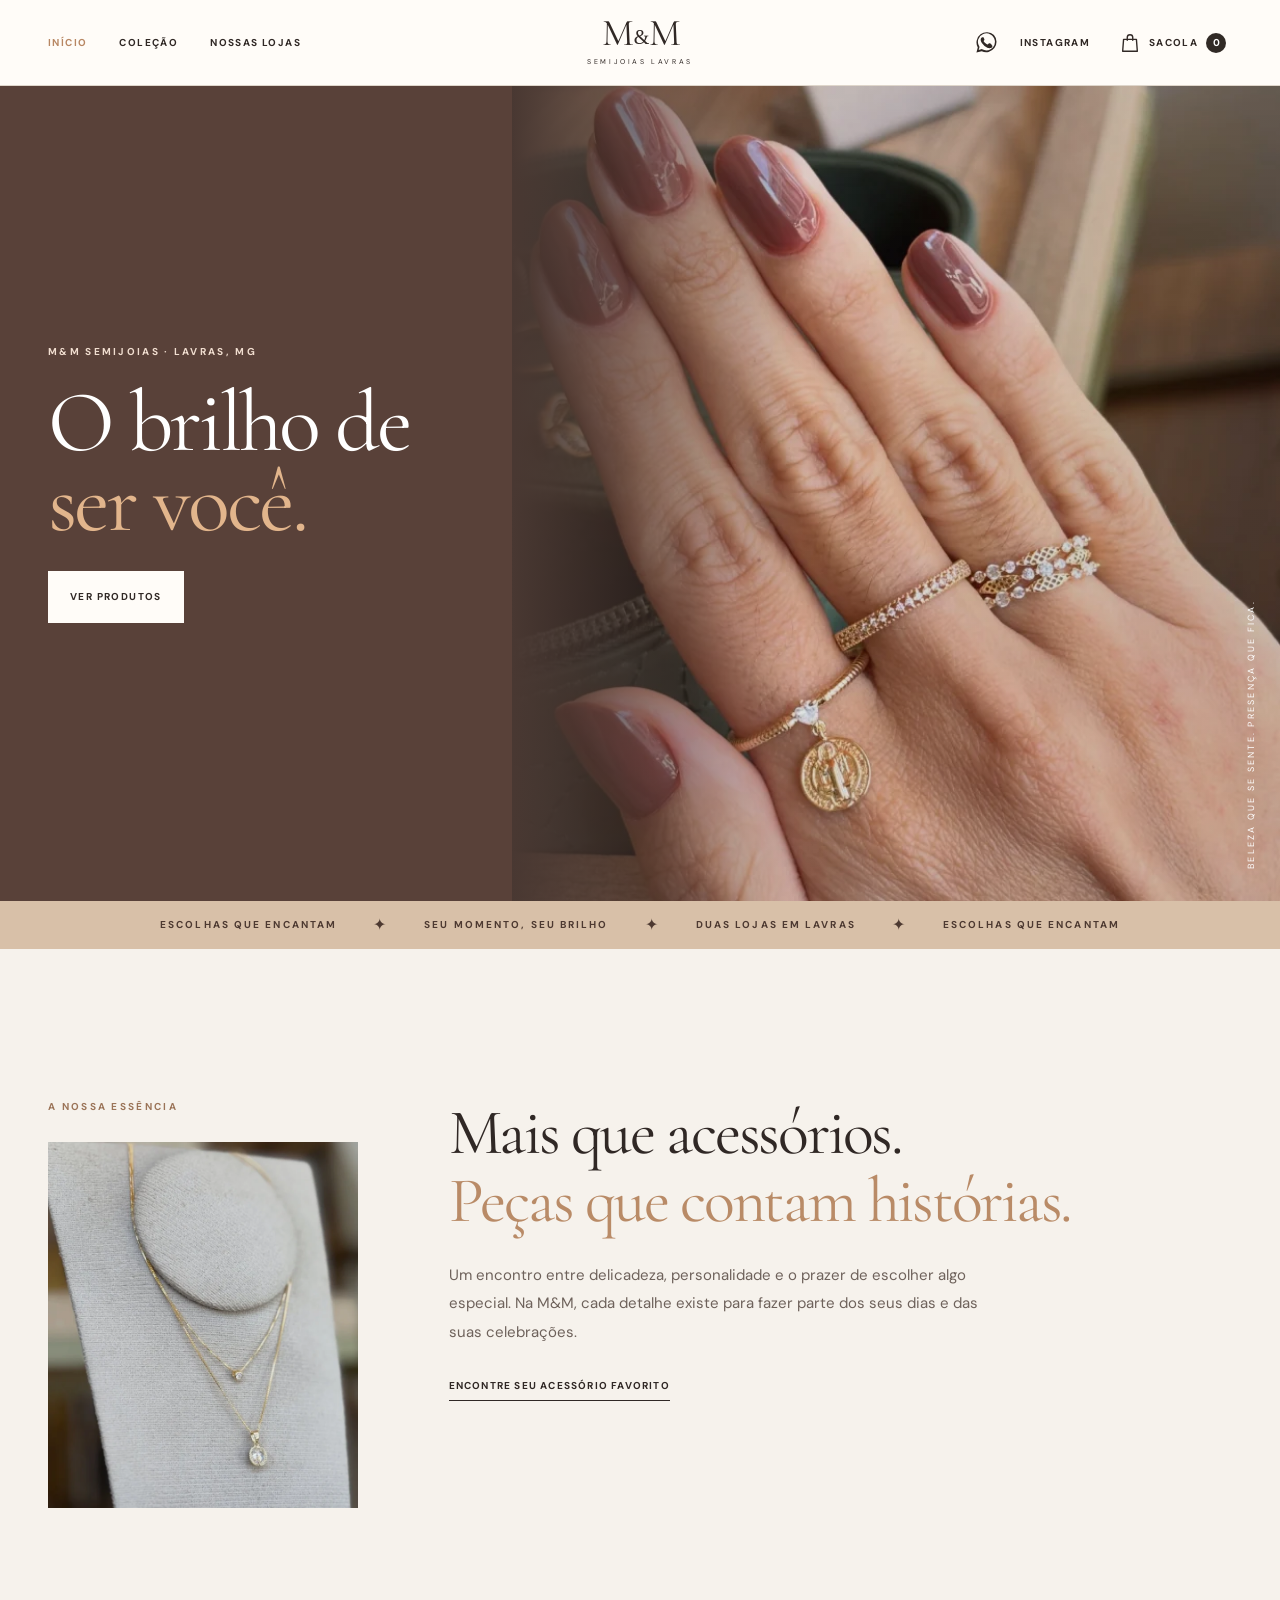
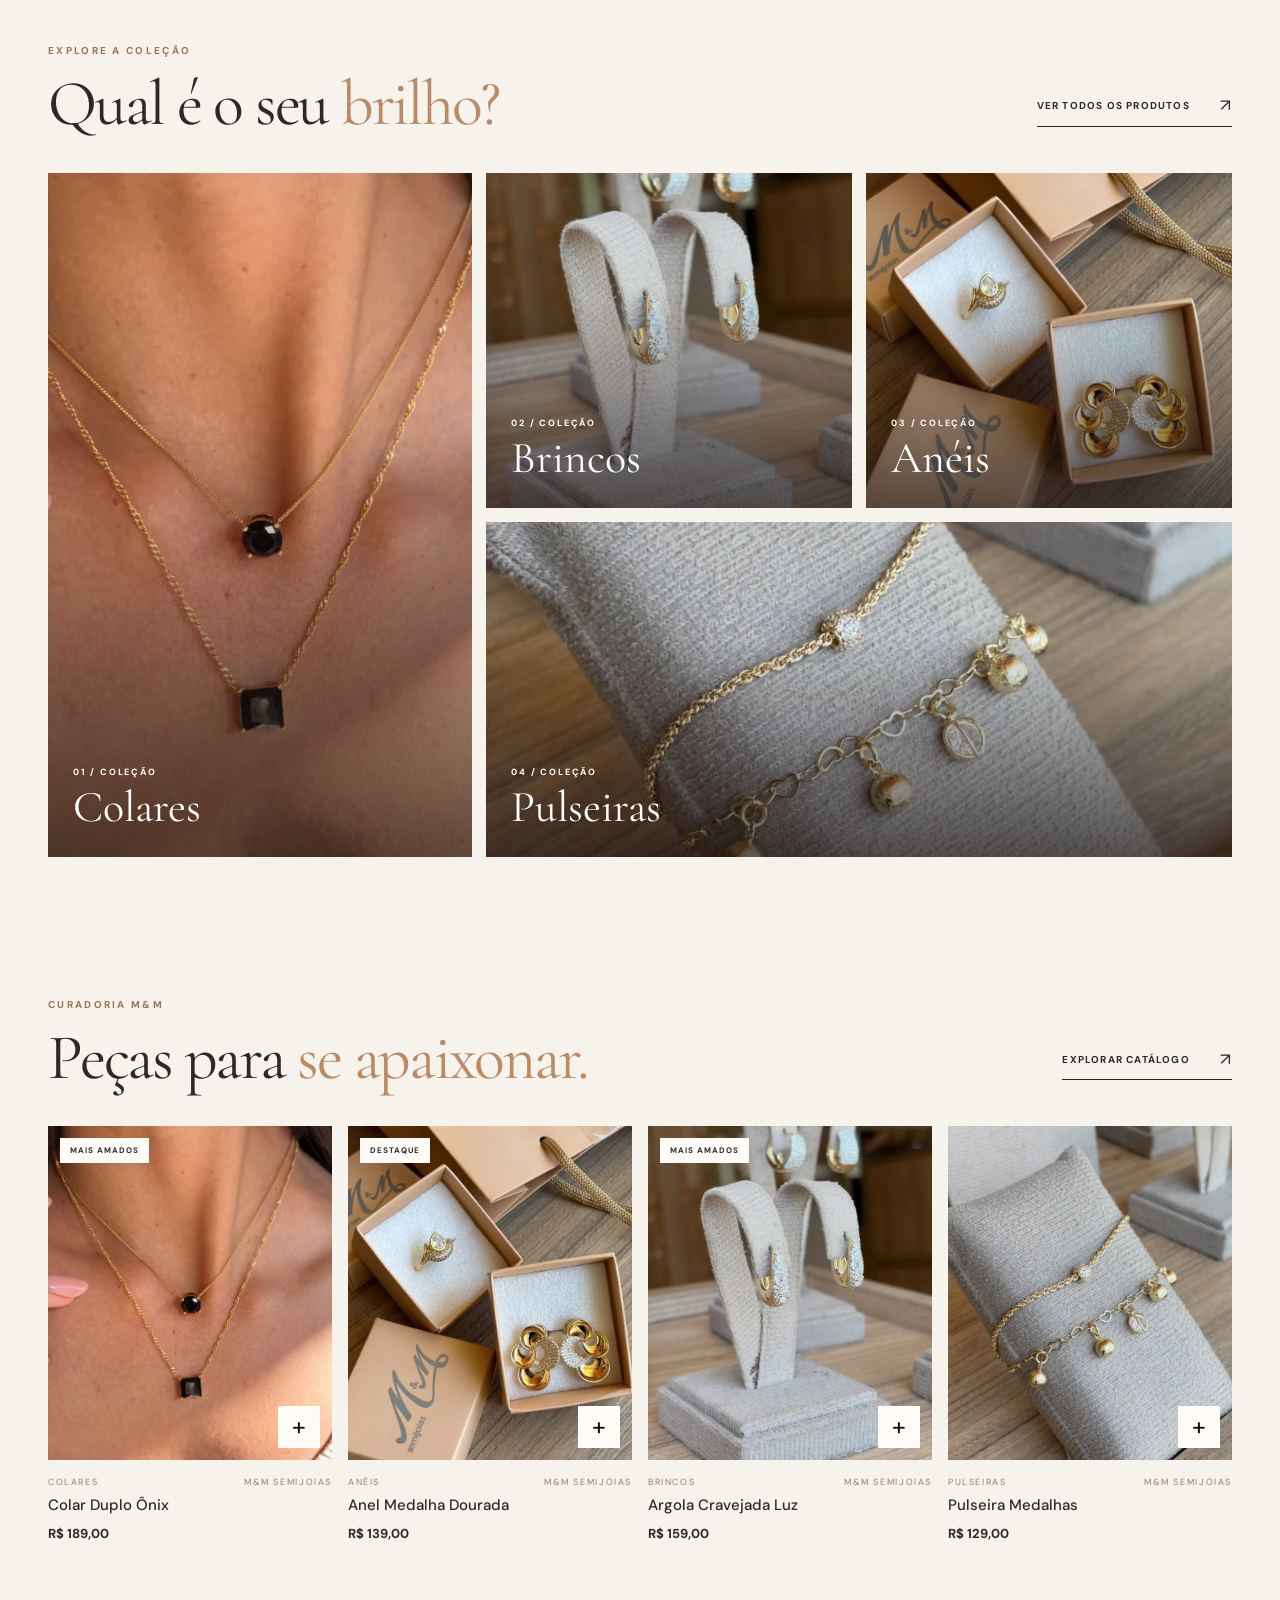
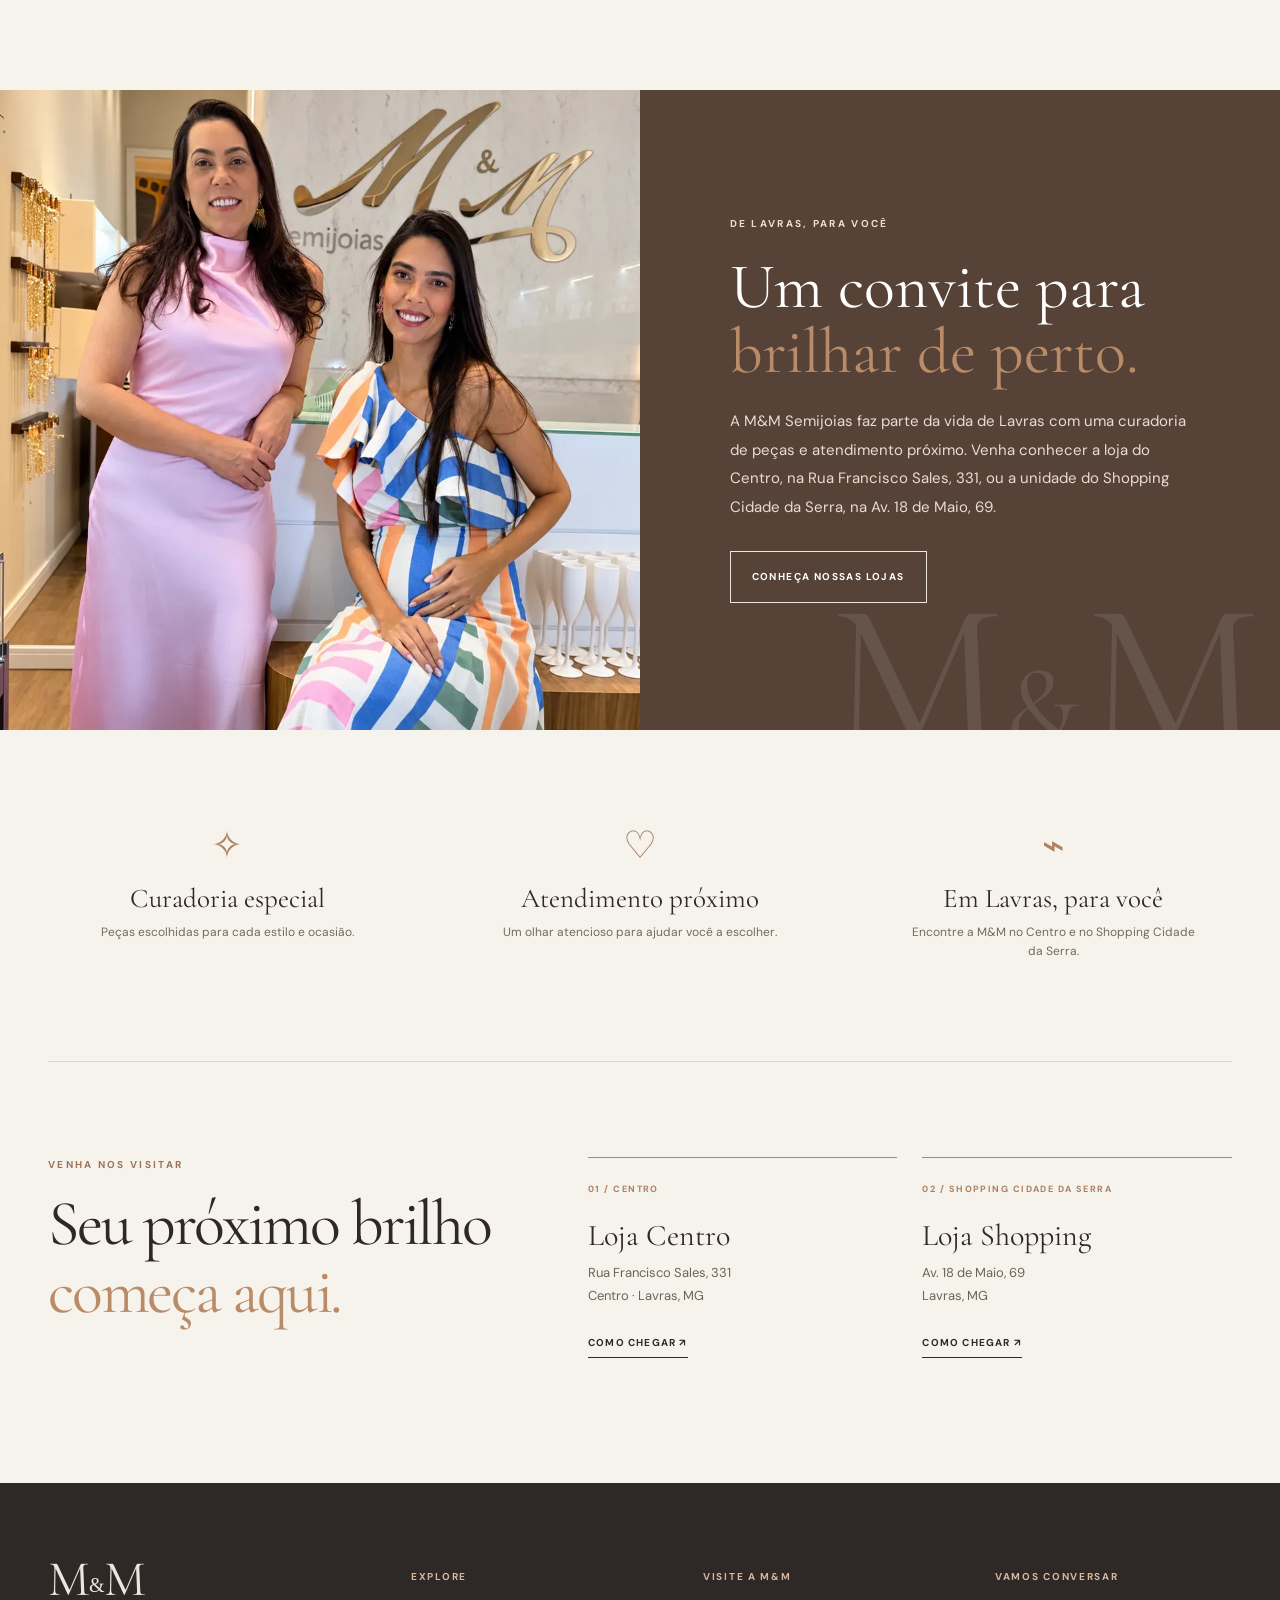
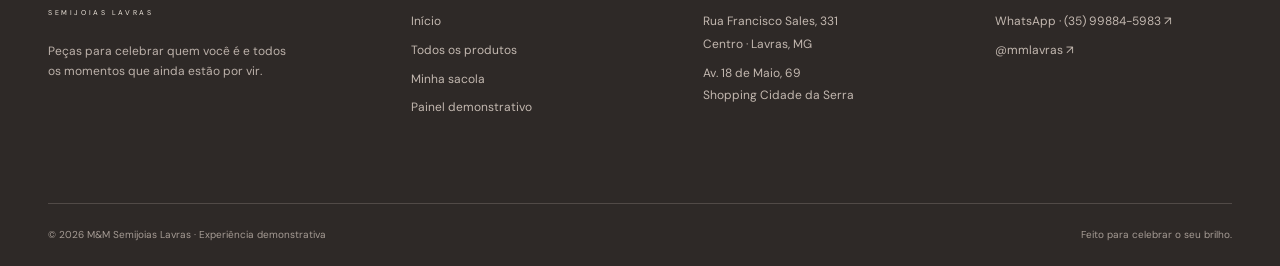
<file: index.html>
<!doctype html>
<html lang="pt-BR">
<head>
  <meta charset="UTF-8"><meta name="viewport" content="width=device-width, initial-scale=1">
  <meta name="theme-color" content="#2d2724">
  <meta name="description" content="M&M Semijoias Lavras. Peças para celebrar sua história, com atendimento em duas lojas em Lavras, MG.">
  <title>M&M Semijoias Lavras — O brilho de ser você</title>
  <link rel="icon" type="image/svg+xml" href="assets/favicon.svg"><link rel="stylesheet" href="styles.css?v=20261007"><script defer src="app.js?v=20261001"></script>
</head>
<body data-page="home">
  <div id="site-header"></div>
  <main>
    <section class="hero" aria-label="Coleção M&M Semijoias">
      <div class="hero-image"><img src="assets/foto-05.webp" alt="Anéis dourados M&M Semijoias em uma mão" fetchpriority="high"></div>
      <div class="hero-content"><div class="eyebrow light">M&M SEMIJOIAS · LAVRAS, MG</div><h1>O brilho de<br><em>ser você.</em></h1><p>Semijoias escolhidas para acompanhar sua história e destacar o seu jeito de brilhar.</p><a class="button button-light hero-mobile-cta" href="produtos.html">Ver produtos</a></div>
      <div class="hero-caption">BELEZA QUE SE SENTE. PRESENÇA QUE FICA.</div>
    </section>
    <div class="ticker" aria-label="Destaques"><span>ESCOLHAS QUE ENCANTAM</span><b>✦</b><span>SEU MOMENTO, SEU BRILHO</span><b>✦</b><span>DUAS LOJAS EM LAVRAS</span><b>✦</b><span>ESCOLHAS QUE ENCANTAM</span></div>
    <section class="intro section-wrap"><div class="intro-small"><span class="eyebrow">A NOSSA ESSÊNCIA</span><img class="intro-accessory" src="assets/foto-12.webp" alt="Colares delicados em exposição na M&M" loading="lazy"></div><div><h2>Mais que acessórios.<br><em>Peças que contam histórias.</em></h2><p>Um encontro entre delicadeza, personalidade e o prazer de escolher algo especial. Na M&M, cada detalhe existe para fazer parte dos seus dias e das suas celebrações.</p><a class="text-link" href="produtos.html">Encontre seu acessório favorito</a></div></section>
    <section class="categories section-wrap"><div class="section-heading"><div><span class="eyebrow">EXPLORE A COLEÇÃO</span><h2>Qual é o seu <em>brilho?</em></h2></div><a class="text-link" href="produtos.html">Ver todos os produtos <span>↗</span></a></div><div class="category-grid"><a class="category-card tall" href="produtos.html?categoria=Colares"><img src="assets/foto-13.webp" alt="Colares dourados com pedras pretas" loading="lazy"><span class="category-overlay"><small>01 / COLEÇÃO</small><strong>Colares</strong></span></a><a class="category-card" href="produtos.html?categoria=Brincos"><img src="assets/foto-11.webp" alt="Brincos dourados com brilho" loading="lazy"><span class="category-overlay"><small>02 / COLEÇÃO</small><strong>Brincos</strong></span></a><a class="category-card" href="produtos.html?categoria=Anéis"><img src="assets/foto-06.webp" alt="Anel e brincos em caixas M&M Semijoias" loading="lazy"><span class="category-overlay"><small>03 / COLEÇÃO</small><strong>Anéis</strong></span></a><a class="category-card wide" href="produtos.html?categoria=Pulseiras"><img src="assets/foto-10.webp" alt="Pulseira dourada em exibição" loading="lazy"><span class="category-overlay"><small>04 / COLEÇÃO</small><strong>Pulseiras</strong></span></a></div></section>
    <section class="featured section-wrap"><div class="section-heading"><div><span class="eyebrow">CURADORIA M&M</span><h2>Peças para <em>se apaixonar.</em></h2></div><a class="text-link" href="produtos.html">Explorar catálogo <span>↗</span></a></div><div class="product-grid featured-grid" id="featured-products"></div></section>
    <section class="story"><div class="story-photo"><img src="assets/foto-equipe-hd.webp" alt="Equipe M&M Semijoias na loja em Lavras" loading="lazy"></div><div class="story-copy"><span class="eyebrow light">DE LAVRAS, PARA VOCÊ</span><h2>Um convite para<br><em>brilhar de perto.</em></h2><p>A M&M Semijoias faz parte da vida de Lavras com uma curadoria de peças e atendimento próximo. Venha conhecer a loja do Centro, na Rua Francisco Sales, 331, ou a unidade do Shopping Cidade da Serra, na Av. 18 de Maio, 69.</p><a class="button button-outline-light" href="#lojas">Conheça nossas lojas</a><div class="story-mark" aria-hidden="true">M<span>&</span>M</div></div></section>
    <section class="service section-wrap"><div><span class="service-icon">✧</span><h3>Curadoria especial</h3><p>Peças escolhidas para cada estilo e ocasião.</p></div><div><span class="service-icon">♡</span><h3>Atendimento próximo</h3><p>Um olhar atencioso para ajudar você a escolher.</p></div><div><span class="service-icon">⌁</span><h3>Em Lavras, para você</h3><p>Encontre a M&M no Centro e no Shopping Cidade da Serra.</p></div></section>
    <section class="visit section-wrap" id="lojas"><div class="visit-title"><span class="eyebrow">VENHA NOS VISITAR</span><h2>Seu próximo brilho<br><em>começa aqui.</em></h2></div><div class="visit-locations"><div><small>01 / CENTRO</small><h3>Loja Centro</h3><p>Rua Francisco Sales, 331<br>Centro · Lavras, MG</p><a class="text-link" href="https://www.google.com/maps/search/?api=1&query=Rua+Francisco+Sales+331+Lavras+MG" target="_blank" rel="noopener">Como chegar ↗</a></div><div><small>02 / SHOPPING CIDADE DA SERRA</small><h3>Loja Shopping</h3><p>Av. 18 de Maio, 69<br>Lavras, MG</p><a class="text-link" href="https://www.google.com/maps/search/?api=1&query=Shopping+Cidade+da+Serra+Lavras+MG" target="_blank" rel="noopener">Como chegar ↗</a></div></div></section>
  </main>
  <div id="site-footer"></div><div id="cart-root"></div><div id="toast" role="status" aria-live="polite"></div>
</body></html>
</file>
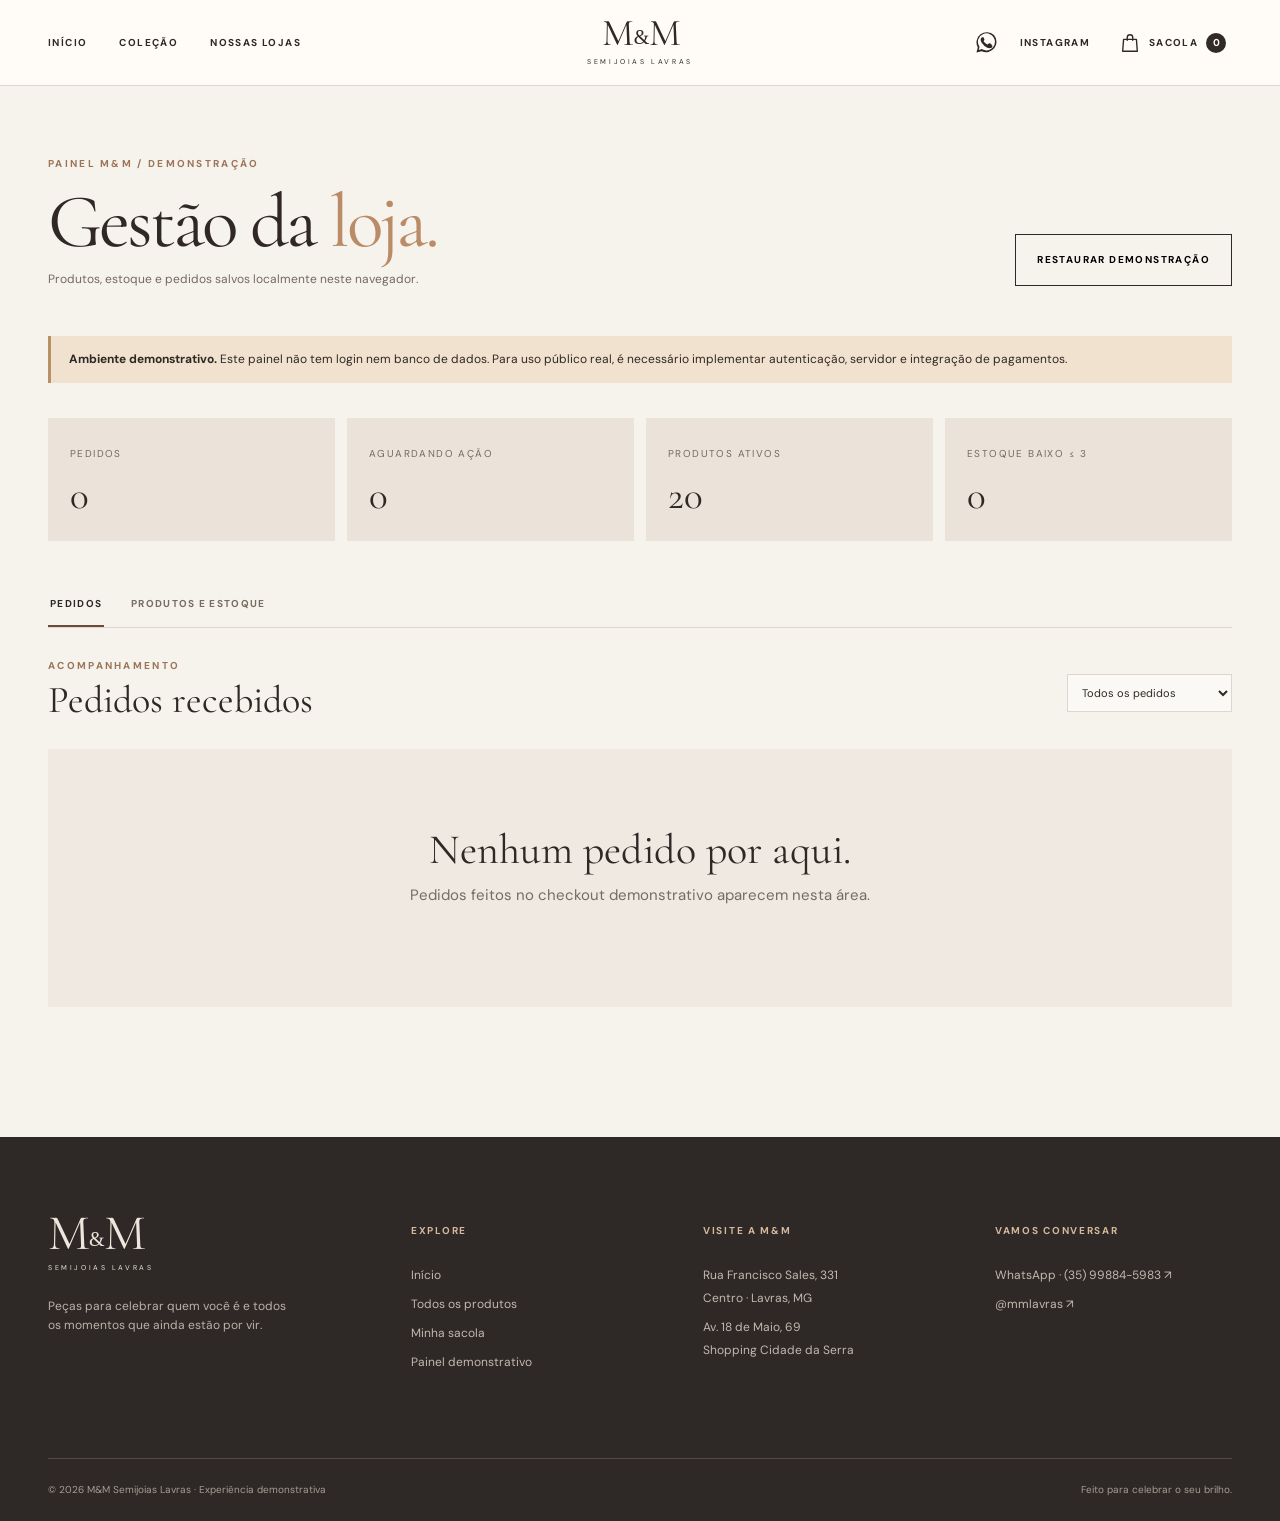
<file: admin.html>
<!doctype html><html lang="pt-BR"><head><meta charset="UTF-8"><meta name="viewport" content="width=device-width, initial-scale=1"><meta name="theme-color" content="#2d2724"><title>Painel administrativo — M&M Semijoias Lavras</title><link rel="icon" type="image/svg+xml" href="assets/favicon.svg"><link rel="stylesheet" href="styles.css?v=20261007"><script defer src="app.js?v=20261001"></script></head><body data-page="admin"><div id="site-header"></div><main class="admin-main section-wrap"><div class="admin-heading"><div><span class="eyebrow">PAINEL M&M / DEMONSTRAÇÃO</span><h1>Gestão da <em>loja.</em></h1><p>Produtos, estoque e pedidos salvos localmente neste navegador.</p></div><button id="reset-demo" class="button button-outline">Restaurar demonstração</button></div><div class="admin-alert"><strong>Ambiente demonstrativo.</strong> Este painel não tem login nem banco de dados. Para uso público real, é necessário implementar autenticação, servidor e integração de pagamentos.</div><div class="admin-stats" id="admin-stats"></div><div class="admin-tabs" role="tablist"><button type="button" class="active" data-admin-tab="orders">Pedidos</button><button type="button" data-admin-tab="products">Produtos e estoque</button></div><section id="admin-orders" class="admin-panel"><div class="admin-panel-head"><div><span class="eyebrow">ACOMPANHAMENTO</span><h2>Pedidos recebidos</h2></div><select id="order-filter" aria-label="Filtrar pedidos"><option value="all">Todos os pedidos</option><option value="Aguardando pagamento">Aguardando pagamento</option><option value="Novo">Novos</option><option value="Em separação">Em separação</option><option value="Pronto para retirada">Prontos para retirada</option><option value="Concluído">Concluídos</option><option value="Cancelado">Cancelados</option></select></div><div id="orders-list"></div></section><section id="admin-products" class="admin-panel" hidden><div class="admin-panel-head"><div><span class="eyebrow">CATÁLOGO</span><h2>Produtos e estoque</h2></div><button id="new-product" class="button button-dark">+ Adicionar produto</button></div><div id="admin-product-list"></div></section><dialog id="product-dialog" class="product-dialog"><form id="product-form" method="dialog"><div class="dialog-heading"><div><span class="eyebrow">CATÁLOGO M&M</span><h2 id="dialog-title">Adicionar produto</h2></div><button type="button" id="close-dialog" class="icon-button" aria-label="Fechar">×</button></div><input type="hidden" name="id"><div class="field-grid"><label class="span-2">Nome do produto<input name="title" required placeholder="Ex.: Colar Aurora"></label><label>Categoria<select name="category"><option>Colares</option><option>Brincos</option><option>Anéis</option><option>Pulseiras</option><option>Conjuntos</option></select></label><label>Preço demonstrativo (R$)<input name="price" type="number" min="0.01" step="0.01" required></label><label>Estoque<input name="stock" type="number" min="0" step="1" required></label><label>Etiqueta<input name="badge" placeholder="Ex.: Novidade"></label><label class="span-2">URL da imagem<input name="image" required placeholder="assets/foto-06.webp ou https://..."></label><label class="span-2">Descrição<textarea name="description" rows="3" placeholder="Descreva a peça"></textarea></label></div><div class="dialog-actions"><button type="button" id="cancel-dialog" class="button button-outline">Cancelar</button><button class="button button-dark" type="submit">Salvar produto</button></div></form></dialog></main><div id="site-footer"></div><div id="cart-root"></div><div id="toast" role="status" aria-live="polite"></div></body></html>
</file>
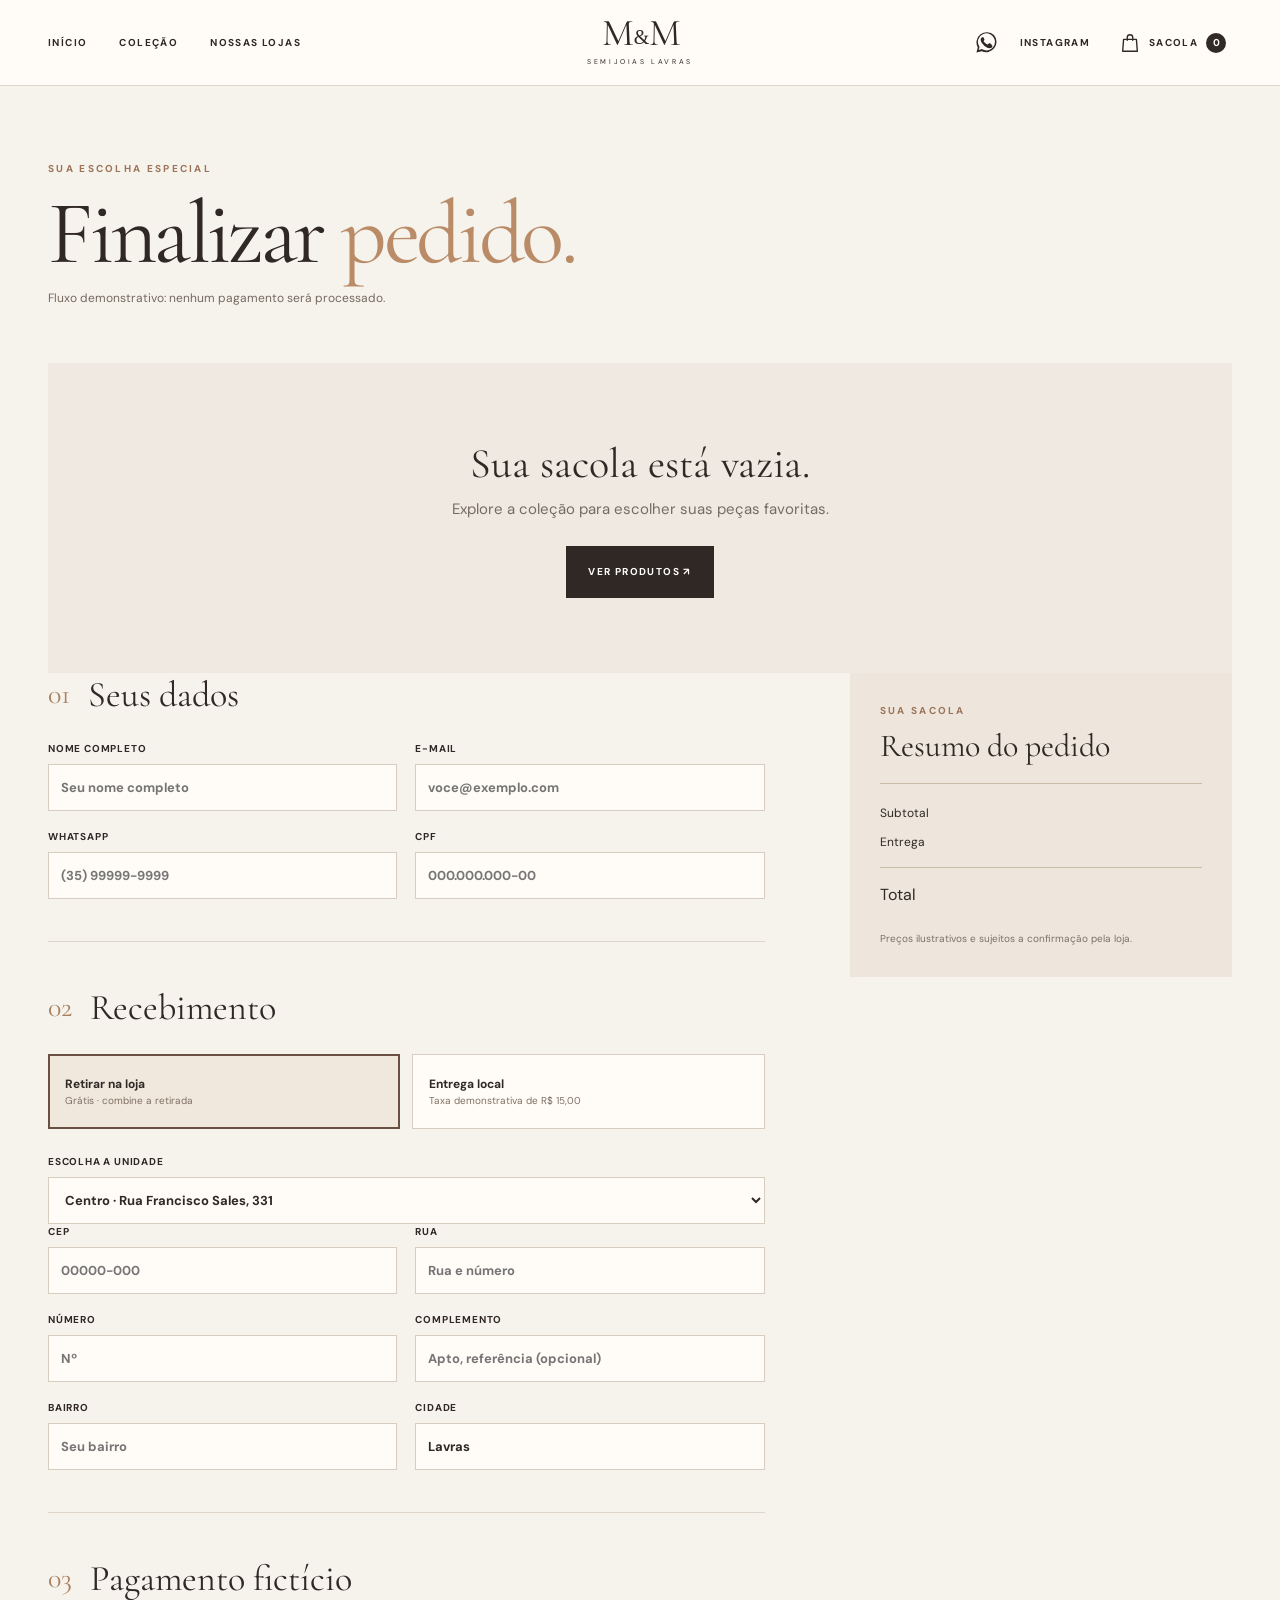
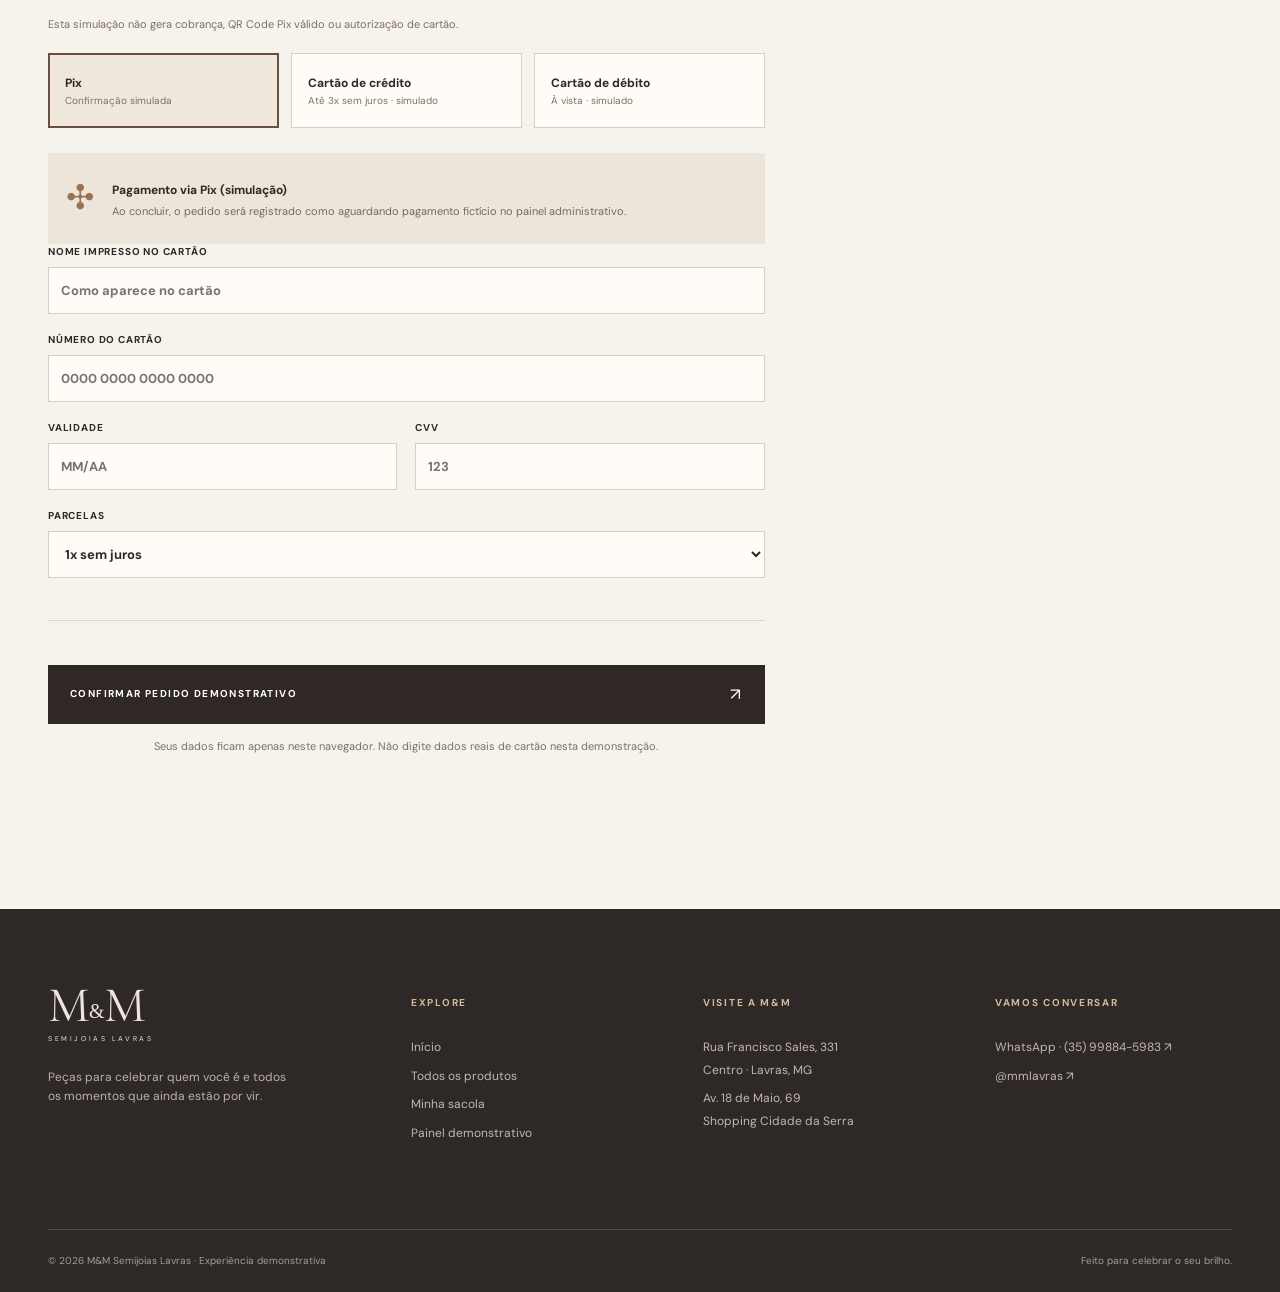
<file: checkout.html>
<!doctype html><html lang="pt-BR"><head><meta charset="UTF-8"><meta name="viewport" content="width=device-width, initial-scale=1"><meta name="theme-color" content="#2d2724"><title>Finalizar pedido — M&M Semijoias Lavras</title><link rel="icon" type="image/svg+xml" href="assets/favicon.svg"><link rel="stylesheet" href="styles.css?v=20261007"><script defer src="app.js?v=20261001"></script></head><body data-page="checkout"><div id="site-header"></div><main class="checkout-main section-wrap"><div class="checkout-heading"><span class="eyebrow">SUA ESCOLHA ESPECIAL</span><h1>Finalizar <em>pedido.</em></h1><p>Fluxo demonstrativo: nenhum pagamento será processado.</p></div><div id="checkout-empty" class="empty-state" hidden><h2>Sua sacola está vazia.</h2><p>Explore a coleção para escolher suas peças favoritas.</p><a class="button button-dark" href="produtos.html">Ver produtos ↗</a></div><div class="checkout-layout" id="checkout-layout"><form id="checkout-form" class="checkout-form"><div class="form-section"><div class="form-section-head"><span>01</span><h2>Seus dados</h2></div><div class="field-grid"><label>Nome completo<input name="name" autocomplete="name" required minlength="3" placeholder="Seu nome completo"></label><label>E-mail<input name="email" type="email" autocomplete="email" required placeholder="voce@exemplo.com"></label><label>WhatsApp<input name="phone" inputmode="tel" autocomplete="tel" required placeholder="(35) 99999-9999"></label><label>CPF<input name="cpf" inputmode="numeric" required placeholder="000.000.000-00" maxlength="14"></label></div></div><div class="form-section"><div class="form-section-head"><span>02</span><h2>Recebimento</h2></div><div class="choice-row"><label class="choice-card"><input type="radio" name="delivery" value="pickup" checked><span><strong>Retirar na loja</strong><small>Grátis · combine a retirada</small></span></label><label class="choice-card"><input type="radio" name="delivery" value="delivery"><span><strong>Entrega local</strong><small>Taxa demonstrativa de R$ 15,00</small></span></label></div><div id="pickup-fields"><label class="full-label">Escolha a unidade<select name="store"><option value="Centro">Centro · Rua Francisco Sales, 331</option><option value="Shopping Cidade da Serra">Shopping Cidade da Serra · Av. 18 de Maio, 69</option></select></label></div><div id="address-fields" class="field-grid" hidden><label>CEP<input name="zip" inputmode="numeric" placeholder="00000-000" maxlength="9"></label><label>Rua<input name="street" placeholder="Rua e número"></label><label>Número<input name="number" placeholder="Nº"></label><label>Complemento<input name="complement" placeholder="Apto, referência (opcional)"></label><label>Bairro<input name="district" placeholder="Seu bairro"></label><label>Cidade<input name="city" value="Lavras"></label></div></div><div class="form-section"><div class="form-section-head"><span>03</span><h2>Pagamento fictício</h2></div><p class="form-hint">Esta simulação não gera cobrança, QR Code Pix válido ou autorização de cartão.</p><div class="choice-row payment-choices"><label class="choice-card"><input type="radio" name="payment" value="pix" checked><span><strong>Pix</strong><small>Confirmação simulada</small></span></label><label class="choice-card"><input type="radio" name="payment" value="credit"><span><strong>Cartão de crédito</strong><small>Até 3x sem juros · simulado</small></span></label><label class="choice-card"><input type="radio" name="payment" value="debit"><span><strong>Cartão de débito</strong><small>À vista · simulado</small></span></label></div><div id="pix-fields" class="payment-detail"><span class="pix-symbol">✣</span><div><strong>Pagamento via Pix (simulação)</strong><p>Ao concluir, o pedido será registrado como aguardando pagamento fictício no painel administrativo.</p></div></div><div id="card-fields" class="field-grid" hidden><label class="span-2">Nome impresso no cartão<input name="cardName" autocomplete="off" placeholder="Como aparece no cartão"></label><label class="span-2">Número do cartão<input name="cardNumber" inputmode="numeric" autocomplete="off" placeholder="0000 0000 0000 0000" maxlength="19"></label><label>Validade<input name="cardExpiry" inputmode="numeric" autocomplete="off" placeholder="MM/AA" maxlength="5"></label><label>CVV<input name="cardCvv" inputmode="numeric" autocomplete="off" placeholder="123" maxlength="4"></label><label class="span-2" id="installments-label" hidden>Parcelas<select name="installments"><option value="1">1x sem juros</option><option value="2">2x sem juros</option><option value="3">3x sem juros</option></select></label></div></div><button type="submit" class="button button-dark submit-order">Confirmar pedido demonstrativo <span>↗</span></button><p class="demo-note">Seus dados ficam apenas neste navegador. Não digite dados reais de cartão nesta demonstração.</p></form><aside class="order-summary"><div class="summary-head"><span class="eyebrow">SUA SACOLA</span><h2>Resumo do pedido</h2></div><div id="checkout-items"></div><div class="summary-totals"><div><span>Subtotal</span><strong id="checkout-subtotal"></strong></div><div><span>Entrega</span><strong id="checkout-shipping"></strong></div><div class="summary-grand"><span>Total</span><strong id="checkout-total"></strong></div></div><p>Preços ilustrativos e sujeitos a confirmação pela loja.</p></aside></div><div id="order-success" class="success-panel" hidden></div></main><div id="site-footer"></div><div id="cart-root"></div><div id="toast" role="status" aria-live="polite"></div></body></html>
</file>
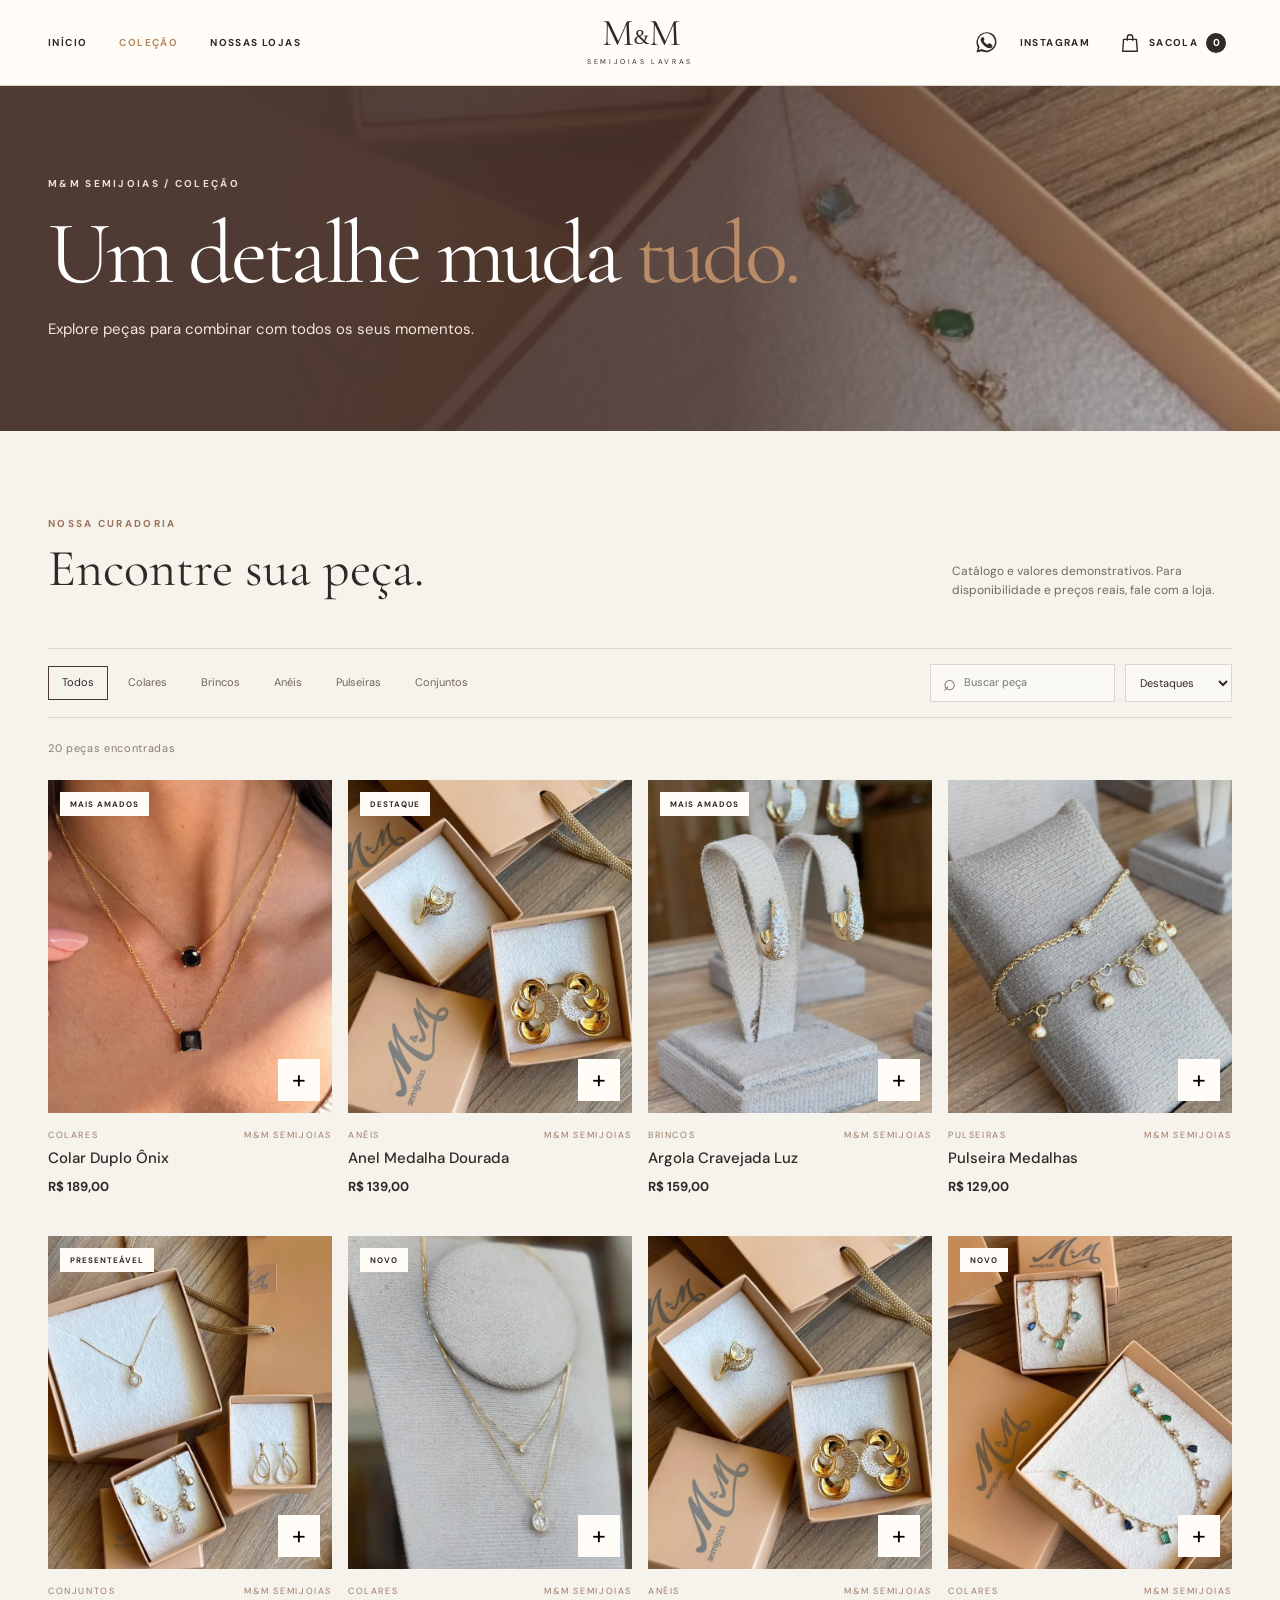
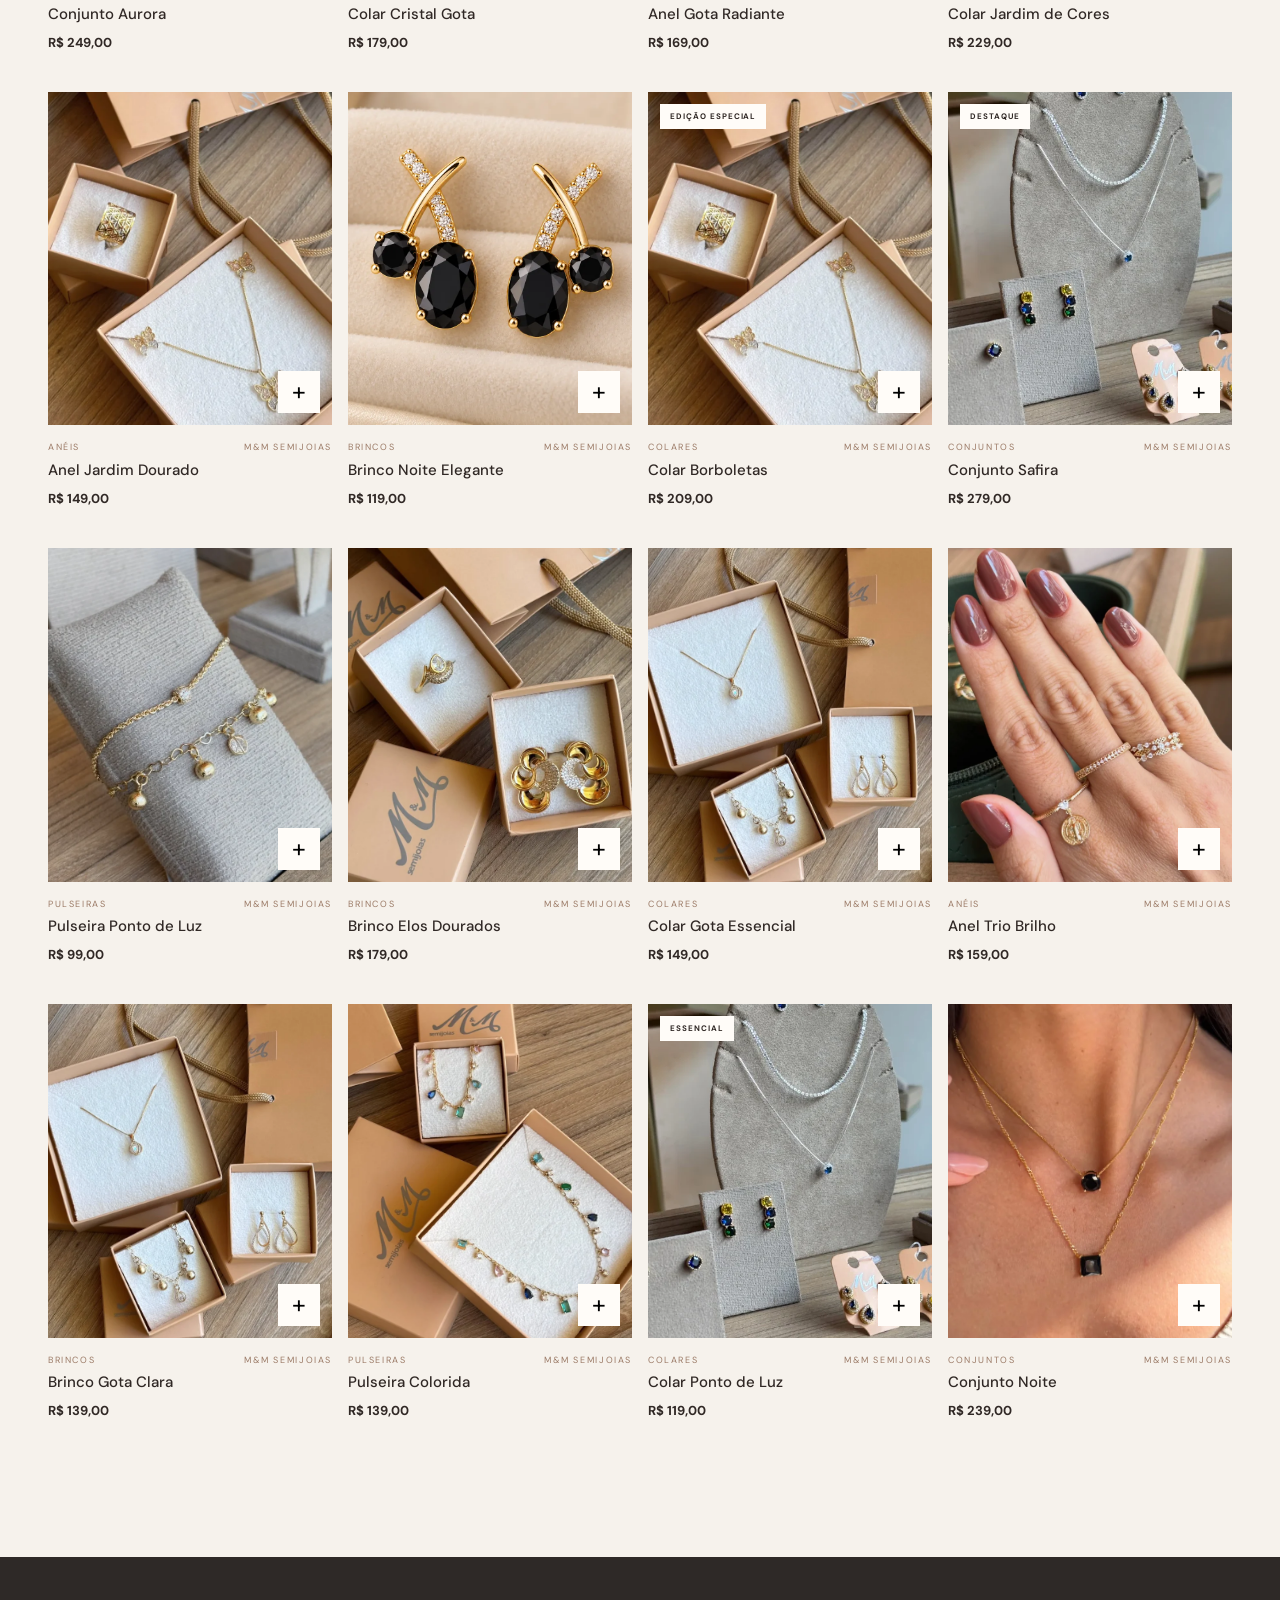
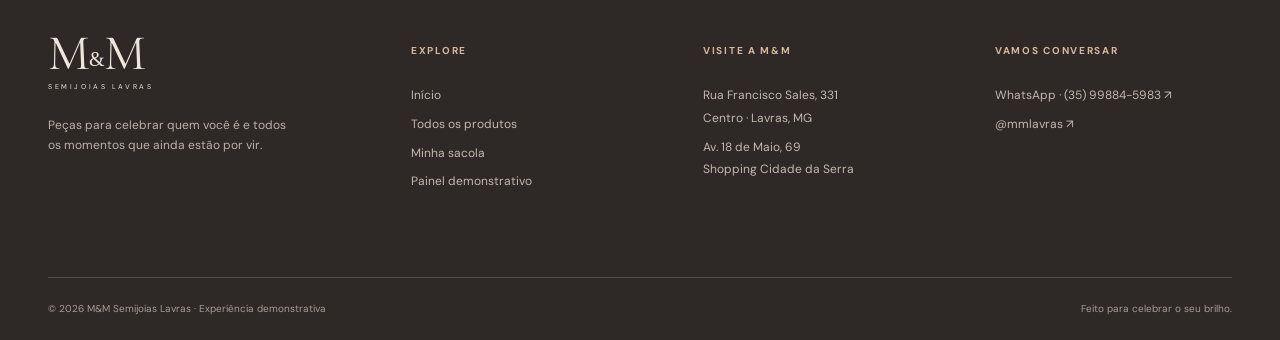
<file: produtos.html>
<!doctype html><html lang="pt-BR"><head><meta charset="UTF-8"><meta name="viewport" content="width=device-width, initial-scale=1"><meta name="theme-color" content="#2d2724"><title>Produtos — M&M Semijoias Lavras</title><link rel="icon" type="image/svg+xml" href="assets/favicon.svg"><link rel="stylesheet" href="styles.css?v=20261007"><script defer src="app.js?v=20261001"></script></head><body data-page="products"><div id="site-header"></div><main><section class="page-hero catalog-hero"><div class="section-wrap"><span class="eyebrow light">M&M SEMIJOIAS / COLEÇÃO</span><h1>Um detalhe muda <em>tudo.</em></h1><p>Explore peças para combinar com todos os seus momentos.</p></div></section><section class="catalog section-wrap"><div class="catalog-intro"><div><span class="eyebrow">NOSSA CURADORIA</span><h2>Encontre sua peça.</h2></div><p>Catálogo e valores demonstrativos. Para disponibilidade e preços reais, fale com a loja.</p></div><div class="catalog-toolbar"><div class="filters" id="category-filters" aria-label="Filtrar categorias"></div><div class="catalog-controls"><label class="search-box"><span>⌕</span><input id="product-search" type="search" placeholder="Buscar peça" aria-label="Buscar peça"></label><select id="product-sort" aria-label="Ordenar produtos"><option value="featured">Destaques</option><option value="price-asc">Menor preço</option><option value="price-desc">Maior preço</option><option value="name">Nome A–Z</option></select></div></div><p class="results-count" id="results-count"></p><div class="product-grid catalog-grid" id="catalog-products"></div><div id="empty-results" class="empty-state" hidden><h3>Nenhuma peça encontrada.</h3><p>Tente outra busca ou categoria.</p><button class="button button-dark" id="clear-filters">Limpar filtros</button></div></section></main><div id="site-footer"></div><div id="cart-root"></div><div id="toast" role="status" aria-live="polite"></div></body></html>
</file>
<file: styles.css>
@import url('https://fonts.googleapis.com/css2?family=DM+Sans:wght@400;500;600;700&family=Cormorant+Garamond:wght@400;500&display=swap');
:root{--ink:#302825;--cream:#f6f2ec;--paper:#fffcf8;--sand:#e7ddd0;--taupe:#9e8a79;--gold:#b69263;--wine:#653b38;--line:#dfd6cb;--serif:'Cormorant Garamond',Georgia,serif;--sans:'DM Sans',Arial,sans-serif}*{box-sizing:border-box}html{scroll-behavior:smooth}body{margin:0;background:var(--cream);color:var(--ink);font:15px/1.6 var(--sans)}button,input,select,textarea{font:inherit}button{cursor:pointer}a{color:inherit;text-decoration:none}img{display:block;max-width:100%}h1,h2,h3,p{margin-top:0}h1,h2,h3{font-weight:400}.section-wrap{width:min(100% - 96px,1392px);margin-inline:auto}.eyebrow{display:block;color:#9b7458;font-size:10px;font-weight:700;letter-spacing:.23em;line-height:1.5}.eyebrow.light{color:#f1ded0}em{font-style:normal;color:#b98b67}.button{display:inline-flex;align-items:center;justify-content:space-between;gap:34px;padding:15px 21px;border:1px solid transparent;text-transform:uppercase;letter-spacing:.14em;font-size:10px;font-weight:700;min-height:52px;transition:background .25s,color .25s,transform .25s}.button:hover{transform:translateY(-2px)}.button span{font-size:17px;font-weight:400}.button-light{background:var(--paper);color:var(--ink)}.button-light:hover{background:#e8d5c2}.button-dark{background:var(--ink);color:#fff}.button-dark:hover{background:#654844}.button-outline{border-color:var(--ink);background:transparent}.button-outline-light{border-color:#eee6dc;color:#fff}.button-outline-light:hover{background:#fff;color:var(--ink)}.text-link{display:inline-flex;align-items:center;gap:30px;border-bottom:1px solid currentColor;padding-bottom:6px;text-transform:uppercase;letter-spacing:.12em;font-size:10px;font-weight:700}.text-link span{font-size:17px;font-weight:400}.text-link:hover{color:var(--gold)}
.announcement{background:#2e2826;color:#e5d4c7;text-align:center;min-height:31px;display:flex;align-items:center;justify-content:center;padding:5px 15px;font-size:9px;letter-spacing:.19em;text-transform:uppercase}.site-header{position:relative;z-index:40;background:var(--paper);border-bottom:1px solid var(--line)}.header-inner{height:85px;display:grid;grid-template-columns:1fr auto 1fr;align-items:center;width:min(100% - 96px,1392px);margin:auto}.main-nav{display:flex;align-items:center;gap:32px}.main-nav a,.header-actions a{font-size:10px;font-weight:700;letter-spacing:.14em;text-transform:uppercase;transition:color .2s}.main-nav a:hover,.main-nav a.active,.header-actions a:hover{color:#b88763}.logo{font-family:var(--serif);font-size:38px;letter-spacing:-.08em;line-height:.75;text-align:center;white-space:nowrap}.logo span{font-family:Georgia,serif;font-size:20px;vertical-align:middle;margin:0 3px}.logo small{display:block;font:7px var(--sans);letter-spacing:.37em;margin-top:10px;text-transform:uppercase}.header-actions{justify-self:end;display:flex;align-items:center;gap:23px}.cart-trigger{border:0;background:none;display:flex;align-items:center;gap:8px;color:var(--ink);font-size:10px;font-weight:700;letter-spacing:.13em;text-transform:uppercase}.cart-icon{font-size:23px;line-height:1}.cart-count{border-radius:50%;background:#312a26;color:white;font-size:10px;width:20px;height:20px;display:grid;place-items:center;letter-spacing:0}.menu-toggle{display:none;background:none;border:0;font-size:23px}.hero{min-height:660px;height:calc(100svh - 116px);max-height:850px;position:relative;background:#604840;overflow:hidden;color:#fff}.hero-image{position:absolute;inset:0 0 0 40%}.hero-image:before{content:"";position:absolute;inset:0;z-index:1;background:linear-gradient(90deg,#493832 0%,rgba(53,37,34,.12) 38%,rgba(30,20,19,.2) 100%)}.hero-image img{height:100%;width:100%;object-fit:cover;object-position:center 53%}.hero:before{content:"";position:absolute;inset:0 59% 0 0;background:#594139}.hero-content{position:relative;z-index:2;width:min(100% - 96px,1392px);margin:auto;padding-top:clamp(90px,14vh,170px)}.hero h1{font-family:var(--serif);font-size:clamp(74px,9vw,153px);line-height:.9;letter-spacing:-.035em;margin:35px 0 28px}.hero h1 em{color:#e2b58c}.hero p{max-width:340px;color:#f5e7dd;line-height:1.75;margin-bottom:32px}.hero-index{margin-top:60px;color:#e4c7b7;font-size:10px;letter-spacing:.16em}.hero-index span{display:inline-block;width:65px;height:1px;background:#c8a18b;margin:0 15px;vertical-align:middle}.hero-caption{position:absolute;z-index:2;right:22px;bottom:32px;writing-mode:vertical-rl;transform:rotate(180deg);font-size:9px;letter-spacing:.25em}.ticker{display:flex;gap:36px;align-items:center;justify-content:center;overflow:hidden;white-space:nowrap;background:#d8c0a8;min-height:48px;font-size:10px;font-weight:700;letter-spacing:.21em;color:#4d3931}.ticker b{font-size:16px;font-weight:400}.intro{display:grid;grid-template-columns:1fr 2.3fr;gap:60px;padding-block:150px 135px}.intro .asterisk{font-size:60px;color:#b98b67;margin-top:38px}.intro h2,.section-heading h2,.visit h2{font:clamp(44px,5vw,73px)/1.06 var(--serif);letter-spacing:-.035em;margin:0 0 26px}.intro p{max-width:535px;color:#6e625b;font-size:15px;line-height:1.9;margin-bottom:26px}.section-heading{display:flex;justify-content:space-between;align-items:end;gap:25px;margin-bottom:35px}.section-heading h2{margin:12px 0 0}.section-heading .text-link{margin-bottom:11px}.categories{padding-bottom:140px}.category-grid{display:grid;grid-template-columns:1.16fr 1fr 1fr;grid-template-rows:335px 335px;gap:14px}.category-card{position:relative;overflow:hidden;background:#d3c4b5}.category-card.tall{grid-row:span 2}.category-card.wide{grid-column:span 2}.category-card img{width:100%;height:100%;object-fit:cover;transition:transform .6s}.category-card:hover img{transform:scale(1.04)}.category-card:nth-child(2) img{object-position:center 39%}.category-card:nth-child(3) img{object-position:center 40%}.category-card:nth-child(4) img{object-position:center 54%}.category-card:after{content:"";position:absolute;inset:35% 0 0;background:linear-gradient(transparent,rgba(27,18,15,.68))}.category-overlay{position:absolute;z-index:1;inset:auto 25px 23px;color:#fff;display:grid;grid-template-columns:1fr auto;align-items:end}.category-overlay small{grid-column:1/-1;font-size:9px;font-weight:700;letter-spacing:.2em}.category-overlay strong{font:44px var(--serif)}.category-overlay i{font:24px var(--sans);font-style:normal}.featured{padding-bottom:145px}.product-grid{display:grid;grid-template-columns:repeat(4,minmax(0,1fr));gap:25px 16px}.product-card{min-width:0}.product-image{position:relative;background:#e5dbd0;aspect-ratio:4/4.7;overflow:hidden}.product-image img{height:100%;width:100%;object-fit:cover;transition:transform .5s}.product-card:hover .product-image img{transform:scale(1.045)}.product-badge{position:absolute;z-index:2;left:12px;top:12px;background:var(--paper);padding:6px 10px;font-size:8px;font-weight:700;text-transform:uppercase;letter-spacing:.12em}.sold-out{background:#4e4945;color:#fff}.quick-add{position:absolute;right:12px;bottom:12px;width:42px;height:42px;border:0;background:var(--paper);font-size:25px;display:grid;place-items:center;transition:background .2s}.quick-add:hover{background:#d6b797}.quick-add:disabled{opacity:.65;cursor:not-allowed}.product-meta{display:flex;justify-content:space-between;gap:8px;margin:15px 0 3px;color:#9b7a66;font-size:9px;text-transform:uppercase;letter-spacing:.18em}.product-card h3{font-size:15px;font-weight:500;margin:0 0 4px}.product-price{font-size:13px;font-weight:700}.product-card .product-description{font-size:12px;color:#776c64;margin:5px 0 0}.story{display:grid;grid-template-columns:1fr 1fr;min-height:640px;background:#574238}.story-photo img{width:100%;height:100%;object-fit:cover;object-position:center 32%}.story-copy{position:relative;overflow:hidden;display:flex;flex-direction:column;align-items:flex-start;justify-content:center;padding:80px clamp(60px,7vw,130px);color:white}.story-copy h2{font:clamp(50px,5vw,86px)/1.02 var(--serif);margin:23px 0}.story-copy p{max-width:390px;color:#e9dcd0;line-height:1.9;margin-bottom:30px}.story-mark{position:absolute;right:20px;bottom:-75px;font:210px var(--serif);opacity:.09;white-space:nowrap}.story-mark span{font-size:.55em}.service{display:grid;grid-template-columns:repeat(3,1fr);gap:55px;padding-block:93px 100px;text-align:center}.service>div{padding:0 30px}.service-icon{display:block;font:38px var(--serif);color:#ae815f;margin-bottom:13px}.service h3{font:27px var(--serif);margin-bottom:8px}.service p{color:#746960;font-size:12px;margin:0}.visit{border-top:1px solid var(--line);display:grid;grid-template-columns:1fr 1.4fr;gap:80px;padding-block:95px 125px}.visit h2{margin:18px 0}.visit-locations{display:grid;grid-template-columns:1fr 1fr;gap:25px}.visit-locations>div{border-top:1px solid #aa8870;padding-top:17px}.visit-locations small{font-size:9px;font-weight:700;letter-spacing:.16em;color:#ab8062}.visit-locations h3{font:30px var(--serif);margin:18px 0 7px}.visit-locations p{font-size:13px;color:#6e625b;line-height:1.8;min-height:55px}.site-footer{background:#2e2927;color:#eee6dc}.footer-main{display:grid;grid-template-columns:1.3fr 1fr 1fr 1fr;gap:55px;padding-block:78px}.footer-brand .logo{text-align:left;font-size:50px;margin-bottom:25px;display:inline-block}.footer-brand p{font-size:12px;max-width:250px;color:#bcb1aa}.footer-col h3{font-size:10px;letter-spacing:.17em;text-transform:uppercase;font-weight:700;margin:8px 0 25px;color:#d6b89c}.footer-col a,.footer-col p{display:block;font-size:12px;color:#c3b8b0;line-height:1.9;margin:0 0 6px}.footer-col a:hover{color:#fff}.footer-bottom{border-top:1px solid #514a47;padding-block:23px;display:flex;justify-content:space-between;gap:20px;font-size:10px;color:#a69c95}.footer-bottom a{text-decoration:underline}
.page-hero{background:#5b453c;color:#fff;min-height:345px;display:flex;align-items:center;position:relative;overflow:hidden}.catalog-hero:before{content:"";position:absolute;inset:0;background:linear-gradient(90deg,#4f3b34 15%,rgba(70,48,42,.86) 57%,rgba(30,20,17,.15)),url('assets/foto-07.webp') center 50%/cover}.page-hero .section-wrap{position:relative;padding-block:60px}.page-hero h1{font:clamp(58px,7vw,100px)/1 var(--serif);letter-spacing:-.04em;margin:18px 0}.page-hero p{color:#f4e7dc;margin:0}.catalog{padding-block:85px 135px}.catalog-intro{display:flex;align-items:end;justify-content:space-between;gap:30px;margin-bottom:48px}.catalog-intro h2{font:52px var(--serif);margin:6px 0 0}.catalog-intro p{color:#74685f;font-size:12px;max-width:280px;margin:0}.catalog-toolbar{display:flex;justify-content:space-between;align-items:center;gap:20px;border-top:1px solid var(--line);border-bottom:1px solid var(--line);padding:15px 0}.filters{display:flex;flex-wrap:wrap;gap:6px}.filters button{background:transparent;border:1px solid transparent;padding:7px 13px;font-size:11px;color:#72645b}.filters button.active{border-color:#4b3931;color:#302825}.filters button:hover{color:#a77a5d}.catalog-controls{display:flex;gap:10px}.search-box{display:flex;align-items:center;border:1px solid var(--line);padding:0 12px;min-width:185px;background:#fbf9f5}.search-box span{font-size:22px;line-height:1;color:#806a5b}.search-box input{background:none;border:0;outline:0;width:100%;padding:8px;font-size:11px}.catalog-controls select,.admin-panel-head select{padding:10px;border:1px solid var(--line);background:#fbf9f5;color:var(--ink);font-size:11px}.results-count{margin:22px 0;color:#8b7d72;font-size:11px;letter-spacing:.06em}.catalog-grid{row-gap:38px}.empty-state{text-align:center;padding:75px 20px;background:#efe9e1}.empty-state h2,.empty-state h3{font:42px var(--serif);margin:0 0 8px}.empty-state p{color:#776b63;margin-bottom:25px}
.checkout-main{padding-block:75px 140px}.checkout-heading{margin-bottom:55px}.checkout-heading h1,.admin-heading h1{font:clamp(62px,7vw,95px)/1 var(--serif);margin:13px 0 10px;letter-spacing:-.04em}.checkout-heading p,.admin-heading p{font-size:12px;color:#75695f}.checkout-layout{display:grid;grid-template-columns:minmax(0,1.5fr) minmax(320px,.8fr);gap:85px;align-items:start}.checkout-form{min-width:0}.form-section{padding:0 0 42px;margin-bottom:44px;border-bottom:1px solid var(--line)}.form-section-head{display:flex;align-items:center;gap:18px;margin-bottom:25px}.form-section-head span{font:28px var(--serif);color:#aa805f}.form-section-head h2{font:36px var(--serif);margin:0}.field-grid{display:grid;grid-template-columns:1fr 1fr;gap:18px}.field-grid label,.full-label{display:flex;flex-direction:column;gap:7px;font-size:10px;font-weight:700;letter-spacing:.08em;text-transform:uppercase}.field-grid input,.field-grid select,.field-grid textarea,.full-label select{height:47px;min-width:0;border:1px solid #d7cdc1;background:#fffcf8;padding:10px 12px;color:var(--ink);outline:none;font-size:13px;letter-spacing:0;text-transform:none}.field-grid textarea{height:auto;resize:vertical}.field-grid input:focus,.field-grid select:focus,.full-label select:focus{border-color:#997051}.span-2{grid-column:span 2}.choice-row{display:flex;gap:12px;margin-bottom:25px}.choice-card{flex:1;min-width:0;cursor:pointer}.choice-card input{position:absolute;opacity:0;pointer-events:none}.choice-card>span{height:100%;min-height:75px;border:1px solid #d7cdc1;background:#fffcf8;display:flex;flex-direction:column;justify-content:center;padding:13px 16px}.choice-card input:checked+span{border-color:#695043;box-shadow:inset 0 0 0 1px #695043;background:#f0e7dd}.choice-card strong{font-size:12px}.choice-card small{font-size:10px;color:#806f63;line-height:1.4}.form-hint,.demo-note{font-size:11px;color:#806f63;line-height:1.7}.form-hint{margin:-10px 0 20px}.payment-detail{display:flex;align-items:center;gap:18px;padding:18px;background:#eee5da}.payment-detail strong{font-size:12px}.payment-detail p{font-size:11px;color:#76695f;margin:2px 0 0}.pix-symbol{font-size:34px;color:#987252}.submit-order{width:100%;margin-top:0}.demo-note{text-align:center;margin:13px 0}.order-summary{background:#eee6dc;padding:30px;position:sticky;top:25px}.summary-head h2{font:32px var(--serif);margin:8px 0 18px}.summary-item{display:flex;align-items:center;gap:13px;padding:14px 0;border-top:1px solid #d8cbbc}.summary-item img{width:65px;height:76px;object-fit:cover}.summary-item-body{flex:1;min-width:0}.summary-item h3{font-size:12px;font-weight:600;margin:0 0 2px}.summary-item small{font-size:10px;color:#7c7068}.summary-item strong{font-size:11px;white-space:nowrap}.quantity-control{display:inline-flex;align-items:center;gap:11px;margin-top:5px;border:1px solid #d2c4b5;padding:0 5px}.quantity-control button{border:0;background:none;padding:0 3px;font-size:17px}.quantity-control span{font-size:11px}.summary-totals{border-top:1px solid #c9baaa;padding-top:15px;margin-top:10px}.summary-totals>div{display:flex;justify-content:space-between;padding:5px 0;font-size:12px}.summary-totals .summary-grand{border-top:1px solid #c9baaa;margin-top:10px;padding-top:14px;font-size:16px}.order-summary>p{font-size:10px;color:#7c7067;margin:18px 0 0}.success-panel{max-width:690px;margin:30px auto;text-align:center;padding:75px 60px;background:#efe7dd}.success-panel .checkmark{display:grid;place-items:center;border:1px solid #7d705f;border-radius:50%;width:54px;height:54px;margin:0 auto 20px;font-size:28px}.success-panel h2{font:56px var(--serif);margin:12px 0}.success-panel p{color:#6d6159}.success-panel .order-id{display:inline-block;border-top:1px solid var(--line);border-bottom:1px solid var(--line);padding:10px;margin:15px 0 30px;font-size:11px;letter-spacing:.13em}
.admin-main{padding-block:70px 130px}.admin-heading{display:flex;justify-content:space-between;align-items:end;gap:20px}.admin-heading h1{font-size:76px}.admin-heading .button{margin-bottom:15px}.admin-alert{background:#f0e2cf;border-left:3px solid #b59165;padding:14px 18px;font-size:12px;margin:35px 0}.admin-stats{display:grid;grid-template-columns:repeat(4,1fr);gap:12px;margin-bottom:42px}.stat-card{padding:22px;background:#ebe3d9;min-height:115px}.stat-card small{font-size:10px;text-transform:uppercase;letter-spacing:.14em;color:#77695d}.stat-card strong{display:block;font:39px var(--serif);margin-top:8px}.admin-tabs{display:flex;gap:25px;border-bottom:1px solid var(--line);margin-bottom:30px}.admin-tabs button{background:none;border:0;border-bottom:2px solid transparent;padding:13px 2px;text-transform:uppercase;letter-spacing:.13em;font-size:10px;font-weight:700;color:#786c62}.admin-tabs button.active{border-color:#6b4b3c;color:#2e2825}.admin-panel-head{display:flex;align-items:center;justify-content:space-between;gap:15px;margin-bottom:22px}.admin-panel-head h2{font:38px var(--serif);margin:4px 0}.order-card{border:1px solid var(--line);background:#fffcf8;margin-bottom:12px;padding:23px}.order-top{display:flex;justify-content:space-between;gap:20px;align-items:start}.order-top h3{font-size:16px;font-weight:600;margin:5px 0}.order-top small,.order-info{font-size:11px;color:#766b62}.order-total{font-weight:700}.order-detail-grid{display:grid;grid-template-columns:1fr 1fr 1fr;gap:25px;border-top:1px solid var(--line);margin-top:15px;padding-top:15px}.order-detail-grid strong{display:block;font-size:9px;text-transform:uppercase;letter-spacing:.14em;margin-bottom:5px}.order-detail-grid p{font-size:11px;color:#6c625a;margin:0}.order-actions{display:flex;gap:8px;align-items:center;justify-content:flex-end;margin-top:18px}.order-actions select{padding:9px;border:1px solid var(--line);background:#fff;font-size:11px}.order-actions button{background:none;border:1px solid #9f8975;padding:9px 12px;font-size:10px}.status-pill{display:inline-block;border-radius:20px;background:#eee3d5;padding:4px 9px;font-size:9px;font-weight:700;letter-spacing:.06em}.status-pill.done{background:#dce8dc}.status-pill.cancel{background:#eddcda}.admin-product-row{display:grid;grid-template-columns:60px minmax(0,1.2fr) minmax(90px,.5fr) minmax(90px,.5fr) minmax(90px,.5fr) auto;align-items:center;gap:15px;padding:12px 15px;border-bottom:1px solid var(--line);background:#fffcf8}.admin-product-row img{width:58px;height:66px;object-fit:cover}.admin-product-row h3{font-size:12px;font-weight:700;margin:0}.admin-product-row small{font-size:10px;color:#806f64}.admin-product-row strong{font-size:12px}.stock-low{color:#a24437}.row-actions{display:flex;gap:6px}.row-actions button{background:none;border:1px solid var(--line);padding:8px 10px;font-size:10px}.row-actions button:hover{border-color:#87674f}.product-dialog{border:0;padding:0;background:#f7f2eb;box-shadow:0 20px 60px #0005;width:min(95vw,590px);max-height:90vh;overflow:auto}.product-dialog::backdrop{background:#201a17b3}.product-dialog form{padding:30px}.dialog-heading{display:flex;justify-content:space-between;align-items:start;margin-bottom:25px}.dialog-heading h2{font:40px var(--serif);margin:6px 0}.icon-button{background:none;border:0;font-size:28px;line-height:1}.dialog-actions{display:flex;justify-content:flex-end;gap:10px;margin-top:25px}
.cart-overlay{position:fixed;inset:0;background:#201a17a8;z-index:99;opacity:0;visibility:hidden;transition:.25s}.cart-overlay.open{opacity:1;visibility:visible}.cart-drawer{position:fixed;right:0;top:0;bottom:0;width:min(100%,440px);background:var(--cream);z-index:100;transform:translateX(100%);transition:transform .3s;display:flex;flex-direction:column}.cart-drawer.open{transform:translateX(0)}.cart-drawer-head{display:flex;align-items:center;justify-content:space-between;padding:25px 28px;border-bottom:1px solid var(--line)}.cart-drawer-head h2{font:34px var(--serif);margin:0}.cart-drawer-head button{background:none;border:0;font-size:30px}.cart-drawer-body{padding:10px 28px;overflow:auto;flex:1}.cart-drawer-foot{border-top:1px solid var(--line);padding:22px 28px}.cart-drawer-foot>div{display:flex;justify-content:space-between;margin-bottom:15px}.cart-drawer-foot .button{width:100%}.cart-drawer-foot p{font-size:10px;color:#75685f;text-align:center;margin:10px 0 0}.cart-empty{text-align:center;padding:85px 20px;color:#756a62}.cart-empty span{font-size:42px;color:#aa8567}.cart-empty h3{font:32px var(--serif);margin:12px 0 0;color:var(--ink)}.cart-remove{border:0;background:none;text-decoration:underline;color:#866e5f;font-size:10px;padding:0;margin-left:12px}#toast{position:fixed;z-index:120;bottom:25px;left:50%;transform:translate(-50%,15px);background:#302825;color:#fff;padding:12px 18px;font-size:12px;opacity:0;pointer-events:none;transition:.25s;box-shadow:0 8px 30px #0003}#toast.show{opacity:1;transform:translate(-50%,0)}
@media(max-width:1050px){.section-wrap,.header-inner{width:min(100% - 48px,1392px)}.header-inner{height:72px}.main-nav{gap:15px}.header-actions{gap:13px}.hero-content{width:min(100% - 48px,1392px)}.hero{min-height:575px}.category-grid{grid-template-rows:260px 260px}.checkout-layout{gap:35px}.footer-main{gap:25px}}
@media(max-width:760px){.announcement{font-size:8px}.section-wrap,.header-inner{width:min(100% - 32px,1392px)}.header-inner{grid-template-columns:1fr auto 1fr;height:70px}.menu-toggle{display:block;justify-self:start}.main-nav{display:none;position:absolute;top:100%;left:0;right:0;background:var(--paper);padding:20px 16px 27px;box-shadow:0 14px 20px #0002;flex-direction:column;align-items:stretch;gap:0}.main-nav.open{display:flex}.main-nav a{padding:12px;border-bottom:1px solid var(--line)}.header-actions>a{display:none}.cart-trigger>span:not(.cart-icon):not(.cart-count){display:none}.logo{font-size:32px}.logo small{font-size:6px}.hero{height:auto;min-height:670px}.hero:before{inset:0;background:linear-gradient(180deg,#3c2d299e,#4e3833a6)}.hero-image{inset:0}.hero-image:before{background:linear-gradient(180deg,#392a2955,#332324aa)}.hero-image img{object-position:65% center}.hero-content{width:min(100% - 40px,1392px);padding-top:135px}.hero h1{font-size:clamp(68px,15vw,108px)}.hero-caption{display:none}.hero-index{margin-top:70px}.ticker{justify-content:flex-start}.intro{display:block;padding-block:90px}.intro-small{display:flex;align-items:center;justify-content:space-between}.intro .asterisk{margin:0}.intro h2,.section-heading h2,.visit h2{font-size:clamp(43px,9vw,68px)}.section-heading{align-items:start;flex-direction:column}.category-grid{display:grid;grid-template-columns:1fr 1fr;grid-template-rows:300px 230px 230px;gap:9px}.category-card.tall{grid-column:span 2;grid-row:auto}.category-card.wide{grid-column:span 2}.category-overlay{inset:auto 15px 12px}.category-overlay strong{font-size:34px}.categories,.featured{padding-bottom:90px}.product-grid{grid-template-columns:repeat(2,minmax(0,1fr));gap:25px 10px}.story{grid-template-columns:1fr}.story-photo{height:470px}.story-copy{padding:75px 30px;min-height:420px}.service{grid-template-columns:1fr;gap:32px;padding-block:75px}.visit{grid-template-columns:1fr;gap:20px;padding-block:75px}.footer-main{grid-template-columns:1fr 1fr;gap:35px;padding-block:60px}.footer-brand{grid-column:span 2}.catalog{padding-block:65px 90px}.catalog-intro{align-items:start;flex-direction:column;gap:10px}.catalog-toolbar{flex-direction:column;align-items:stretch}.catalog-controls{justify-content:space-between}.search-box{flex:1}.checkout-main{padding-block:55px 90px}.checkout-layout{grid-template-columns:1fr}.order-summary{position:static;grid-row:1}.admin-heading{align-items:start;flex-direction:column}.admin-heading h1{font-size:65px}.admin-stats{grid-template-columns:1fr 1fr}.admin-product-row{grid-template-columns:50px 1fr 65px auto;gap:10px}.admin-product-row img{width:48px;height:55px}.admin-product-row .hide-mobile{display:none}.order-detail-grid{grid-template-columns:1fr 1fr}}
@media(max-width:480px){.hero h1{font-size:65px}.intro h2,.section-heading h2,.visit h2{font-size:44px}.category-grid{grid-template-rows:250px 210px 210px}.product-card h3{font-size:13px}.product-meta{font-size:8px}.story-photo{height:380px}.visit-locations{grid-template-columns:1fr}.visit-locations p{min-height:auto}.footer-main{grid-template-columns:1fr 1fr;gap:20px}.footer-bottom{flex-direction:column}.choice-row{flex-direction:column}.payment-choices{flex-direction:column}.choice-card>span{min-height:59px}.field-grid{grid-template-columns:1fr}.span-2{grid-column:auto}.admin-stats{gap:8px}.stat-card{padding:14px}.admin-product-row{grid-template-columns:48px 1fr 60px}.admin-product-row .row-actions{grid-column:2/-1}.order-detail-grid{grid-template-columns:1fr}.success-panel{padding:55px 22px}}

/* Refinos solicitados para a experiência da M&M */
.announcement{display:none}
.hero{height:calc(100svh - 85px)}
.hero-content{padding-top:clamp(90px,14vh,170px)}
.hero h1{max-width:520px;font-size:clamp(68px,6.8vw,108px)}
.hero p,.hero-content>.button,.hero-index{display:none}
.intro-small{display:flex;flex-direction:column;align-items:flex-start;gap:28px}
.intro-accessory{width:100%;max-width:310px;aspect-ratio:1/1.18;object-fit:cover;object-position:center 48%}
.category-overlay{grid-template-columns:1fr}
.category-overlay i{display:none}
.story-copy p{max-width:470px}
.header-actions .whatsapp-link{display:grid;place-items:center;color:var(--ink)}
.whatsapp-link svg{width:21px;height:21px;fill:currentColor}
.cart-trigger .cart-icon{width:22px;height:22px;fill:none;stroke:currentColor;stroke-width:1.5;stroke-linecap:round;stroke-linejoin:round}
@media(max-width:760px){.hero{height:auto}.hero h1{font-size:clamp(60px,12vw,88px)}.intro-small{flex-direction:row;align-items:center;justify-content:space-between;gap:18px}.intro-accessory{width:86px;height:86px;aspect-ratio:1;object-fit:cover}.header-actions>a:not(.whatsapp-link){display:none}.header-actions .whatsapp-link{display:grid}}




@media(max-width:480px){.admin-panel-head{align-items:stretch;flex-direction:column;gap:10px}.admin-panel-head select{width:100%;min-width:0;max-width:100%}}

@media(max-width:360px){.catalog-controls{width:100%;min-width:0;gap:6px}.search-box{min-width:0}.catalog-controls select{max-width:110px}}

@media(min-width:1051px){.hero-image img{object-position:right 53%}}

@media(max-width:760px){.hero h1{max-width:350px;font-size:clamp(60px,14vw,78px);font-weight:500;line-height:.94;letter-spacing:-.045em;margin:27px 0 16px}.hero-content>.eyebrow{font-size:9px;letter-spacing:.19em}.hero-content>p{display:block;max-width:310px;color:#fff7f0;font-size:15px;line-height:1.7;margin:0 0 24px}.hero-content>.hero-mobile-cta{display:inline-flex;min-height:48px;padding:13px 17px;font-size:9px;letter-spacing:.13em}}

.hero-content>.hero-mobile-cta{display:inline-flex}
@media(min-width:1051px){.hero-content{min-height:100%;display:flex;flex-direction:column;justify-content:center;align-items:flex-start;padding-top:0;padding-bottom:20px}.hero h1{max-width:450px;font-size:clamp(74px,6.8vw,98px);line-height:.92;margin:24px 0 28px}.hero-content>.hero-mobile-cta{margin-top:0}}
</file>
